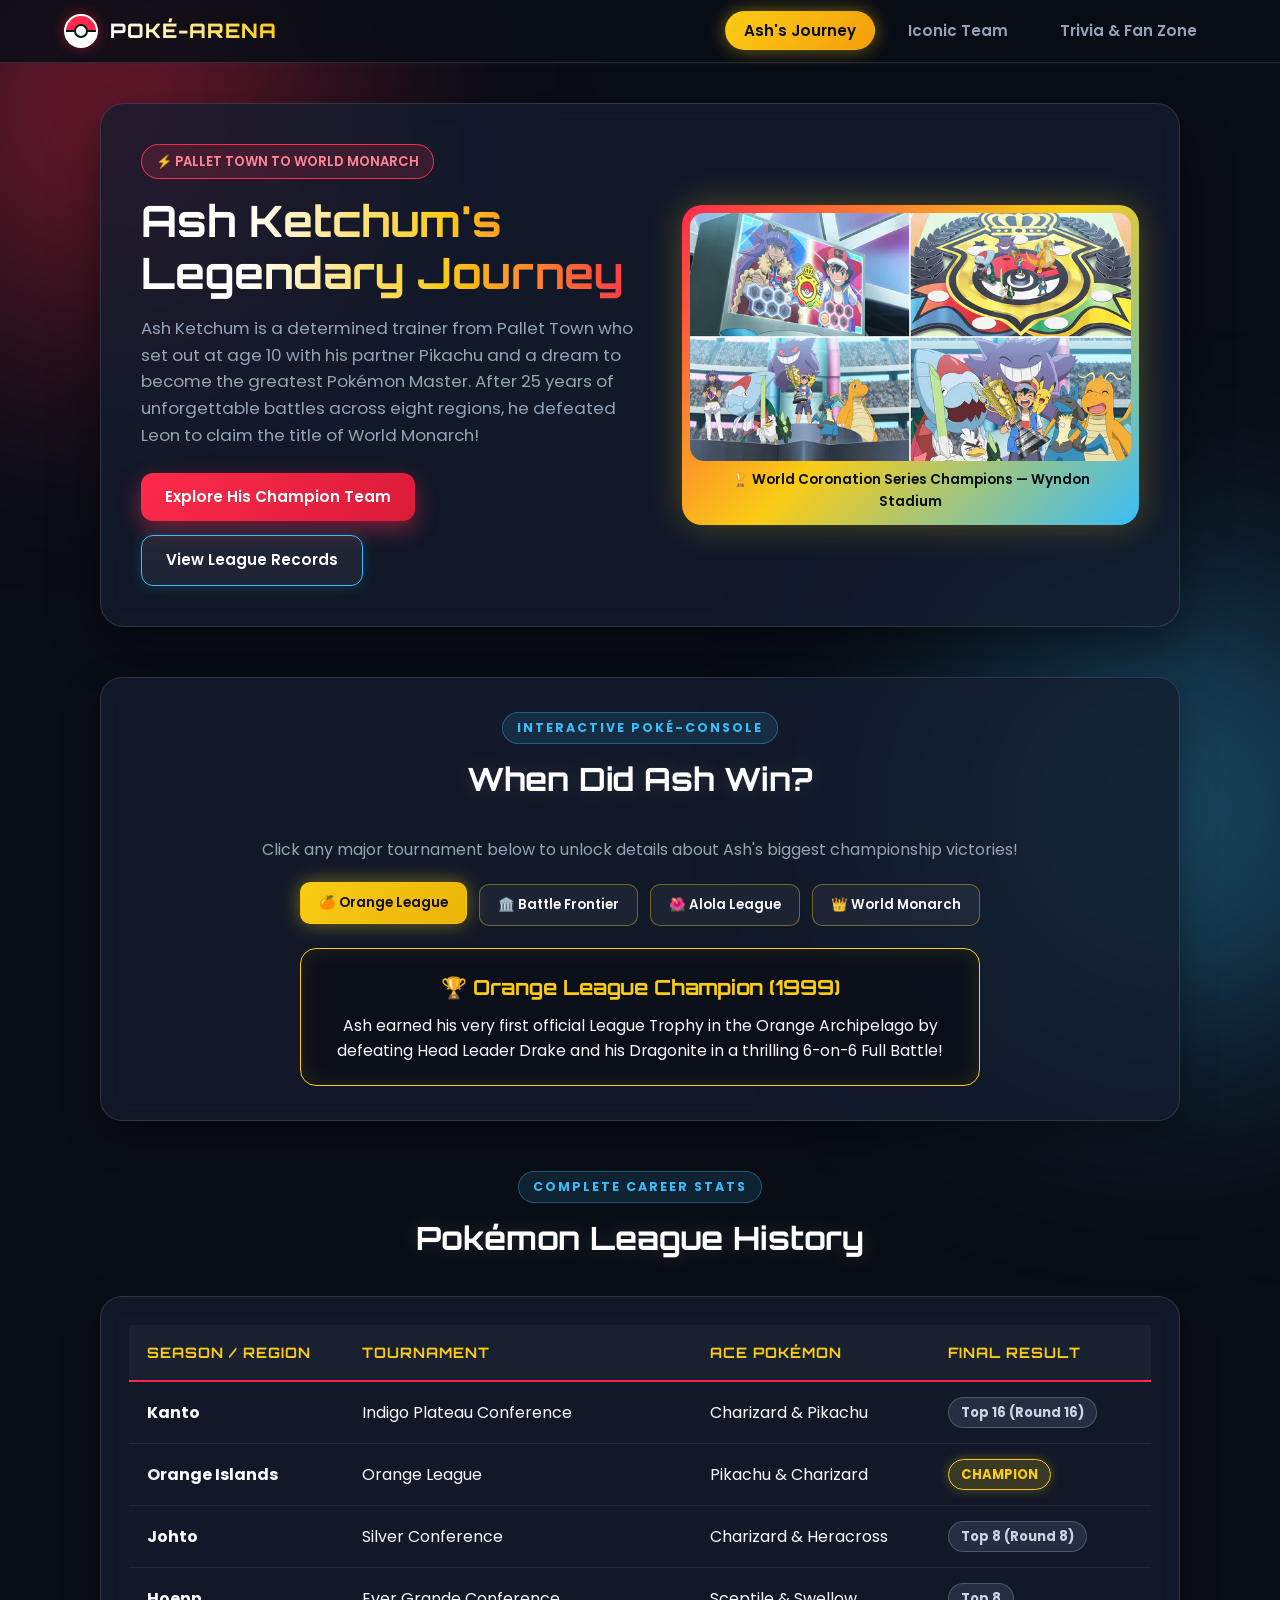
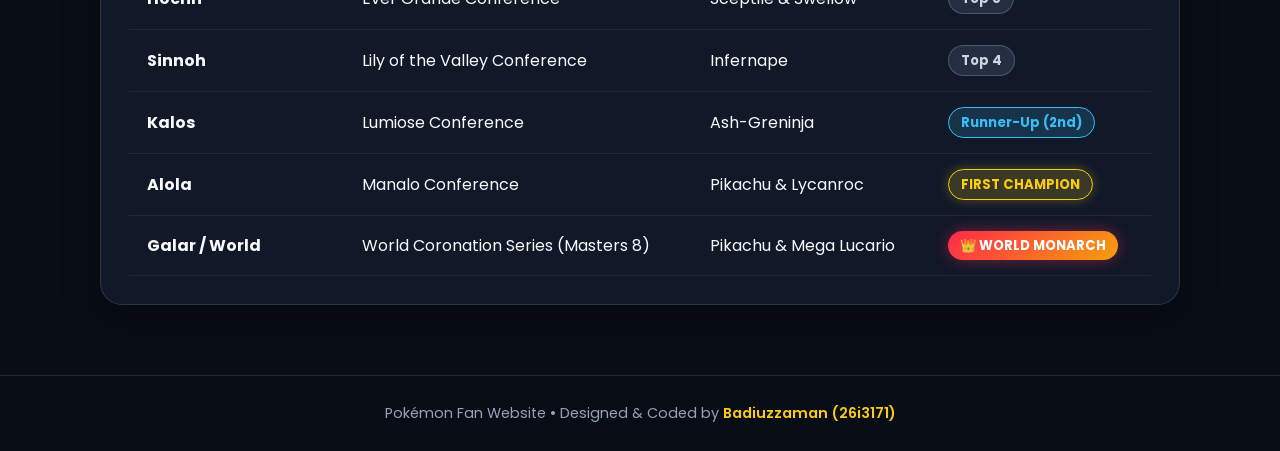
<file: index.html>
<!DOCTYPE html>
<html lang="en">
<head>
  <meta charset="UTF-8">
  <meta name="viewport" content="width=device-width, initial-scale=1.0">
  <title>Pokémon Fan Hub | Ash Ketchum's Journey</title>
  <!-- Fixed link to shared stylesheet -->
  <link rel="stylesheet" href="style.css">
</head>
<body>
  <!-- Badiuzzaman 26i3171 -->

  <!-- SHARED NAVIGATION BAR -->
  <header class="navbar">
    <a href="index.html" class="brand">
      <div class="pokeball-icon"></div>
      <span class="brand-text">POKÉ-ARENA</span>
    </a>

    <button class="menu-toggle" onclick="toggleMobileMenu()" aria-label="Toggle Menu">☰</button>

    <ul class="nav-links" id="navLinks">
      <li><a href="index.html" class="active">Ash's Journey</a></li>
      <li><a href="team.html">Iconic Team</a></li>
      <li><a href="quiz.html">Trivia & Fan Zone</a></li>
    </ul>
  </header>

  <main class="container">

    <!-- HERO SECTION: ASH KETCHUM & WORLD CHAMPIONSHIP IMAGE -->
    <section class="hero">
      <div class="hero-content">
        <div class="hero-badge">⚡ PALLET TOWN TO WORLD MONARCH</div>
        <h1>Ash Ketchum's Legendary Journey</h1>
        <p>
          Ash Ketchum is a determined trainer from Pallet Town who set out at age 10 with his partner Pikachu and a dream to become the greatest Pokémon Master. After 25 years of unforgettable battles across eight regions, he defeated Leon to claim the title of World Monarch!
        </p>
        <div class="hero-buttons">
          <a href="team.html" class="btn btn-primary">Explore His Champion Team</a>
          <a href="#league-history" class="btn btn-secondary">View League Records</a>
        </div>
      </div>

      <div class="hero-image-card">
        <img src="4qZY7kB5gmNXYaYqCtWGMP.webp" alt="Ash Ketchum and his Pokémon team celebrating their World Coronation Series victory">
        <div class="image-caption">🏆 World Coronation Series Champions — Wyndon Stadium</div>
      </div>
    </section>

    <!-- INTERACTIVE CHAMPIONSHIP VAULT (Upgraded from your Lab 11 Button) -->
    <section class="vault-box">
      <div class="section-header">
        <span class="section-tag">Interactive Poké-Console</span>
        <h2 class="section-title">When Did Ash Win?</h2>
      </div>
      <p style="color: var(--text-muted);">
        Click any major tournament below to unlock details about Ash's biggest championship victories!
      </p>

      <div class="vault-controls">
        <button class="trophy-btn active-trophy" onclick="showVictory('orange', this)">🍊 Orange League</button>
        <button class="trophy-btn" onclick="showVictory('frontier', this)">🏛️ Battle Frontier</button>
        <button class="trophy-btn" onclick="showVictory('alola', this)">🌺 Alola League</button>
        <button class="trophy-btn" onclick="showVictory('world', this)">👑 World Monarch</button>
      </div>

      <div class="trophy-display" id="trophyDisplay">
        <h3 id="trophyTitle">🏆 Orange League Champion (1999)</h3>
        <p id="trophyText">
          Ash earned his very first official League Trophy in the Orange Archipelago by defeating Head Leader Drake and his Dragonite in a thrilling 6-on-6 Full Battle!
        </p>
      </div>
    </section>

    <!-- LEAGUE RESULTS TABLE (Corrected & Expanded from Lab 11) -->
    <section id="league-history">
      <div class="section-header">
        <span class="section-tag">Complete Career Stats</span>
        <h2 class="section-title">Pokémon League History</h2>
      </div>

      <div class="table-wrapper">
        <table class="league-table">
          <thead>
            <tr>
              <th>Season / Region</th>
              <th>Tournament</th>
              <th>Ace Pokémon</th>
              <th>Final Result</th>
            </tr>
          </thead>
          <tbody>
            <tr>
              <td><strong>Kanto</strong></td>
              <td>Indigo Plateau Conference</td>
              <td>Charizard & Pikachu</td>
              <td><span class="rank-badge rank-standard">Top 16 (Round 16)</span></td>
            </tr>
            <tr>
              <td><strong>Orange Islands</strong></td>
              <td>Orange League</td>
              <td>Pikachu & Charizard</td>
              <td><span class="rank-badge rank-champion">CHAMPION</span></td>
            </tr>
            <tr>
              <td><strong>Johto</strong></td>
              <td>Silver Conference</td>
              <td>Charizard & Heracross</td>
              <td><span class="rank-badge rank-standard">Top 8 (Round 8)</span></td>
            </tr>
            <tr>
              <td><strong>Hoenn</strong></td>
              <td>Ever Grande Conference</td>
              <td>Sceptile & Swellow</td>
              <td><span class="rank-badge rank-standard">Top 8</span></td>
            </tr>
            <tr>
              <td><strong>Sinnoh</strong></td>
              <td>Lily of the Valley Conference</td>
              <td>Infernape</td>
              <td><span class="rank-badge rank-standard">Top 4</span></td>
            </tr>
            <tr>
              <td><strong>Kalos</strong></td>
              <td>Lumiose Conference</td>
              <td>Ash-Greninja</td>
              <td><span class="rank-badge rank-runnerup">Runner-Up (2nd)</span></td>
            </tr>
            <tr>
              <td><strong>Alola</strong></td>
              <td>Manalo Conference</td>
              <td>Pikachu & Lycanroc</td>
              <td><span class="rank-badge rank-champion">FIRST CHAMPION</span></td>
            </tr>
            <tr>
              <td><strong>Galar / World</strong></td>
              <td>World Coronation Series (Masters 8)</td>
              <td>Pikachu & Mega Lucario</td>
              <td><span class="rank-badge rank-monarch">👑 WORLD MONARCH</span></td>
            </tr>
          </tbody>
        </table>
      </div>
    </section>

  </main>

  <!-- SHARED FOOTER -->
  <footer class="footer">
    <p>Pokémon Fan Website &bull; Designed & Coded by <span>Badiuzzaman (26i3171)</span></p>
  </footer>

  <!-- BEGINNER-FRIENDLY JAVASCRIPT -->
  <script>
    // 1. Mobile Navigation Menu Toggle
    function toggleMobileMenu() {
      const navLinks = document.getElementById("navLinks");
      navLinks.classList.toggle("show-menu");
    }

    // 2. Interactive Championship Vault (Upgraded from your Lab 11 sayHello function)
    const victories = {
      orange: {
        title: "🏆 Orange League Champion (1999)",
        text: "Ash earned his very first official League Trophy in the Orange Archipelago by defeating Head Leader Drake and his Dragonite in a thrilling 6-on-6 Full Battle!"
      },
      frontier: {
        title: "🏛️ Kanto Battle Frontier Conqueror (2006)",
        text: "Ash defeated all seven Frontier Brains—including Pyramid King Brandon's Regice—and was even offered a spot as a Frontier Brain himself!"
      },
      alola: {
        title: "🌺 First-Ever Alola League Champion (2019)",
        text: "Ash defeated Gladion in the Manalo Conference finals and then overcame Professor Kukui and Tapu Koko in an exhibition match."
      },
      world: {
        title: "👑 World Coronation Series Monarch (2022)",
        text: "At Wyndon Stadium, Ash's Pikachu defeated Undefeated Champion Leon's Charizard, crowning Ash as the strongest trainer in the world!"
      }
    };

    function showVictory(key, clickedButton) {
      console.log("Championship button clicked:", key);

      // Update the title and description inside the glowing trophy box
      document.getElementById("trophyTitle").textContent = victories[key].title;
      document.getElementById("trophyText").textContent = victories[key].text;

      // Highlight the active button
      const allButtons = document.querySelectorAll(".trophy-btn");
      allButtons.forEach(btn => btn.classList.remove("active-trophy"));
      clickedButton.classList.add("active-trophy");
    }
  </script>

</body>
</html>
</file>
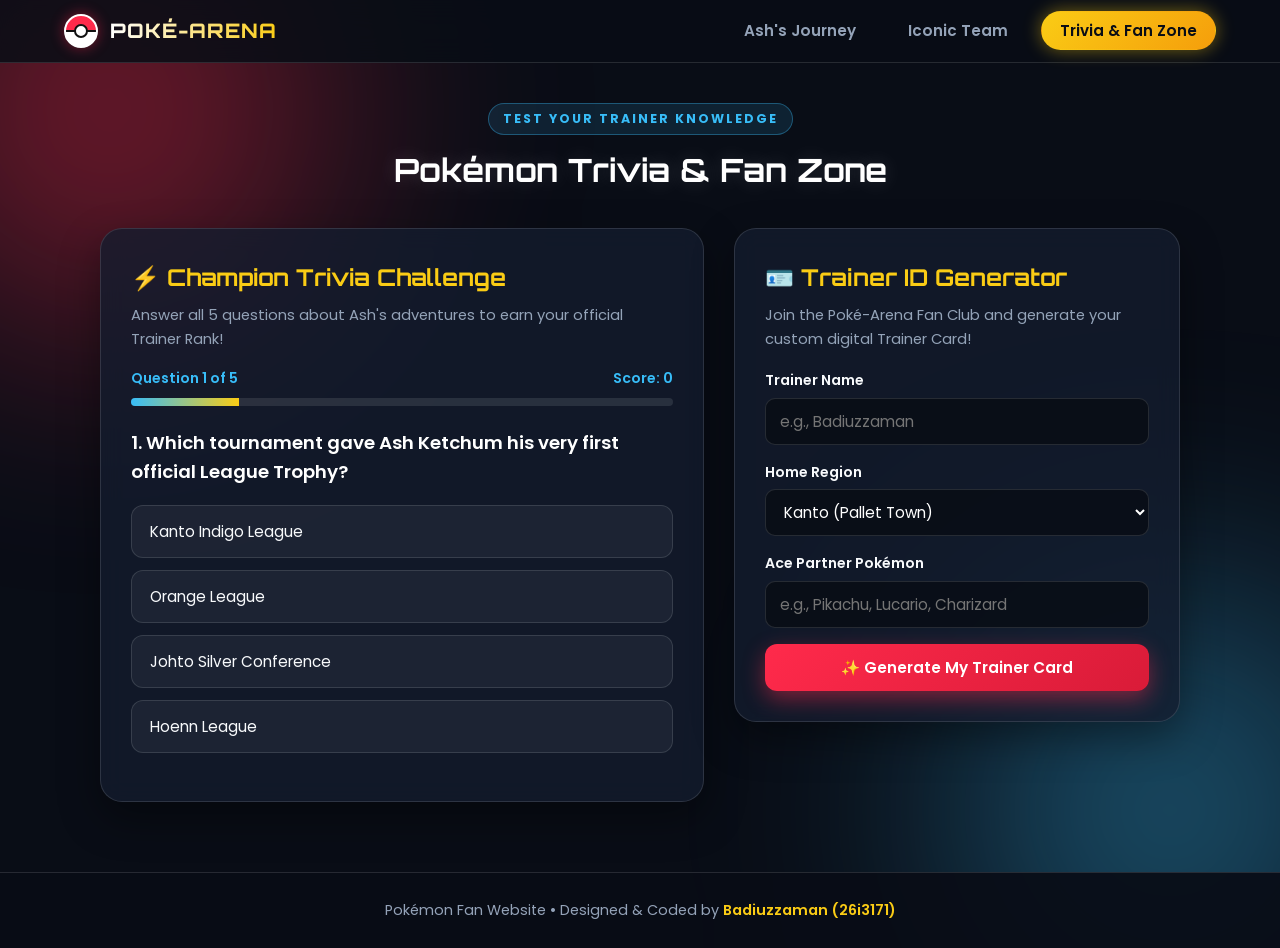
<file: quiz.html>
<!DOCTYPE html>
<html lang="en">
<head>
  <meta charset="UTF-8">
  <meta name="viewport" content="width=device-width, initial-scale=1.0">
  <title>Pokémon Fan Hub | Trivia & Fan Zone</title>
  <link rel="stylesheet" href="style.css">
  <style>
    /* Page-Specific Styles for Trivia Quiz & Trainer Card Generator */
    .two-col-layout {
      display: grid;
      grid-template-columns: 1.15fr 0.85fr;
      gap: 30px;
      align-items: start;
    }

    .panel-card {
      background: var(--card-bg);
      backdrop-filter: blur(12px);
      border: 1px solid var(--card-border);
      border-radius: 22px;
      padding: 30px;
      box-shadow: 0 16px 40px rgba(0, 0, 0, 0.4);
    }

    .panel-title {
      font-family: 'Orbitron', sans-serif;
      font-size: 1.45rem;
      color: var(--poke-yellow);
      margin-bottom: 8px;
    }

    /* Quiz Progress Bar */
    .quiz-meta {
      display: flex;
      justify-content: space-between;
      font-size: 0.88rem;
      color: var(--aura-blue);
      font-weight: 600;
      margin: 16px 0 8px;
    }

    .progress-track {
      width: 100%;
      height: 8px;
      background: rgba(255, 255, 255, 0.1);
      border-radius: 999px;
      overflow: hidden;
      margin-bottom: 22px;
    }

    .progress-fill {
      height: 100%;
      width: 20%;
      background: linear-gradient(90deg, var(--aura-blue), var(--poke-yellow));
      transition: width 0.35s ease;
    }

    .question-text {
      font-size: 1.15rem;
      font-weight: 600;
      color: #ffffff;
      margin-bottom: 18px;
    }

    .options-list {
      display: flex;
      flex-direction: column;
      gap: 12px;
      margin-bottom: 18px;
    }

    .option-btn {
      text-align: left;
      padding: 14px 18px;
      border-radius: 12px;
      border: 1px solid var(--card-border);
      background: rgba(255, 255, 255, 0.05);
      color: var(--text-main);
      font-family: 'Poppins', sans-serif;
      font-size: 0.95rem;
      cursor: pointer;
      transition: all 0.2s ease;
    }

    .option-btn:hover:not(:disabled) {
      border-color: var(--aura-blue);
      background: rgba(56, 189, 248, 0.12);
      transform: translateX(4px);
    }

    .option-btn.correct {
      background: rgba(34, 197, 94, 0.22);
      border-color: #22c55e;
      color: #86efac;
      font-weight: 600;
    }

    .option-btn.wrong {
      background: rgba(239, 68, 68, 0.22);
      border-color: #ef4444;
      color: #fca5a5;
    }

    .feedback-box {
      display: none;
      padding: 14px;
      border-radius: 12px;
      background: rgba(9, 13, 22, 0.75);
      border: 1px solid var(--aura-blue);
      color: var(--text-main);
      font-size: 0.92rem;
      margin-bottom: 16px;
    }

    /* Final Quiz Score Screen */
    .result-box {
      display: none;
      text-align: center;
      padding: 20px 10px;
    }

    .rank-crown {
      font-size: 3rem;
      margin-bottom: 10px;
    }

    .result-box h3 {
      font-family: 'Orbitron', sans-serif;
      font-size: 1.5rem;
      color: var(--poke-yellow);
      margin-bottom: 8px;
    }

    /* Fan Club Trainer Form */
    .form-group {
      margin-bottom: 16px;
    }

    .form-group label {
      display: block;
      font-size: 0.88rem;
      font-weight: 600;
      color: var(--text-main);
      margin-bottom: 6px;
    }

    .form-control {
      width: 100%;
      padding: 11px 14px;
      border-radius: 10px;
      border: 1px solid var(--card-border);
      background: rgba(9, 13, 22, 0.85);
      color: #ffffff;
      font-family: 'Poppins', sans-serif;
      font-size: 0.95rem;
    }

    .form-control:focus {
      outline: none;
      border-color: var(--poke-yellow);
      box-shadow: 0 0 12px rgba(250, 204, 21, 0.25);
    }

    /* Generated Digital Trainer Card */
    .trainer-card-preview {
      display: none;
      margin-top: 22px;
      padding: 20px;
      border-radius: 16px;
      background: linear-gradient(135deg, #1e293b, #0f172a);
      border: 2px solid var(--poke-yellow);
      box-shadow: 0 0 25px rgba(250, 204, 21, 0.3);
      animation: fadeSlideUp 0.5s ease forwards;
    }

    .tc-header {
      display: flex;
      justify-content: space-between;
      align-items: center;
      border-bottom: 1px solid rgba(255, 255, 255, 0.15);
      padding-bottom: 8px;
      margin-bottom: 12px;
    }

    .tc-title {
      font-family: 'Orbitron', sans-serif;
      font-size: 0.9rem;
      color: var(--poke-yellow);
    }

    .tc-id {
      font-family: 'Orbitron', sans-serif;
      font-size: 0.82rem;
      color: var(--aura-blue);
    }

    .tc-body p {
      font-size: 0.92rem;
      margin-bottom: 6px;
    }

    @media (max-width: 860px) {
      .two-col-layout {
        grid-template-columns: 1fr;
      }
    }
  </style>
</head>
<body>
  <!-- Badiuzzaman 26i3171 -->

  <!-- SHARED NAVIGATION BAR -->
  <header class="navbar">
    <a href="index.html" class="brand">
      <div class="pokeball-icon"></div>
      <span class="brand-text">POKÉ-ARENA</span>
    </a>

    <button class="menu-toggle" onclick="toggleMobileMenu()" aria-label="Toggle Menu">☰</button>

    <ul class="nav-links" id="navLinks">
      <li><a href="index.html">Ash's Journey</a></li>
      <li><a href="team.html">Iconic Team</a></li>
      <li><a href="quiz.html" class="active">Trivia & Fan Zone</a></li>
    </ul>
  </header>

  <main class="container">
    <div class="section-header">
      <span class="section-tag">Test Your Trainer Knowledge</span>
      <h1 class="section-title">Pokémon Trivia & Fan Zone</h1>
    </div>

    <div class="two-col-layout">

      <!-- LEFT PANEL: 5-QUESTION POKÉMON TRIVIA QUIZ -->
      <section class="panel-card">
        <h2 class="panel-title">⚡ Champion Trivia Challenge</h2>
        <p style="color: var(--text-muted); font-size: 0.92rem;">
          Answer all 5 questions about Ash's adventures to earn your official Trainer Rank!
        </p>

        <div id="quizArea">
          <div class="quiz-meta">
            <span id="questionCounter">Question 1 of 5</span>
            <span id="scoreCounter">Score: 0</span>
          </div>

          <div class="progress-track">
            <div class="progress-fill" id="progressFill"></div>
          </div>

          <div class="question-text" id="questionText">Loading question...</div>
          <div class="options-list" id="optionsList"></div>

          <div class="feedback-box" id="feedbackBox"></div>

          <button class="btn btn-primary" id="nextBtn" style="display: none; width: 100%;" onclick="nextQuestion()">
            Next Question ➔
          </button>
        </div>

        <!-- FINAL SCORE & RANK SCREEN -->
        <div class="result-box" id="resultBox">
          <div class="rank-crown" id="rankIcon">🏆</div>
          <h3 id="rankTitle">World Monarch</h3>
          <p id="finalScoreText" style="font-size: 1.05rem; margin-bottom: 12px;"></p>
          <p id="rankSummary" style="color: var(--text-muted); margin-bottom: 22px;"></p>
          <button class="btn btn-secondary" onclick="restartQuiz()">🔄 Play Quiz Again</button>
        </div>
      </section>

      <!-- RIGHT PANEL: FAN CLUB TRAINER ID CARD GENERATOR -->
      <section class="panel-card">
        <h2 class="panel-title">🪪 Trainer ID Generator</h2>
        <p style="color: var(--text-muted); font-size: 0.92rem; margin-bottom: 18px;">
          Join the Poké-Arena Fan Club and generate your custom digital Trainer Card!
        </p>

        <form id="trainerForm" onsubmit="generateTrainerCard(event)">
          <div class="form-group">
            <label for="trainerName">Trainer Name</label>
            <input type="text" id="trainerName" class="form-control" placeholder="e.g., Badiuzzaman" required>
          </div>

          <div class="form-group">
            <label for="trainerRegion">Home Region</label>
            <select id="trainerRegion" class="form-control">
              <option value="Kanto">Kanto (Pallet Town)</option>
              <option value="Johto">Johto (New Bark Town)</option>
              <option value="Hoenn">Hoenn (Littleroot Town)</option>
              <option value="Sinnoh">Sinnoh (Twinleaf Town)</option>
              <option value="Kalos">Kalos (Vaniville Town)</option>
              <option value="Alola">Alola (Melemele Island)</option>
              <option value="Galar">Galar (Postwick)</option>
            </select>
          </div>

          <div class="form-group">
            <label for="partnerPokemon">Ace Partner Pokémon</label>
            <input type="text" id="partnerPokemon" class="form-control" placeholder="e.g., Pikachu, Lucario, Charizard" required>
          </div>

          <button type="submit" class="btn btn-primary" style="width: 100%;">
            ✨ Generate My Trainer Card
          </button>
        </form>

        <!-- GENERATED TRAINER CARD -->
        <div class="trainer-card-preview" id="trainerCard">
          <div class="tc-header">
            <span class="tc-title">POKÉMON LEAGUE PASS</span>
            <span class="tc-id" id="cardIdNumber">#PKM-2631</span>
          </div>
          <div class="tc-body">
            <p><strong>Trainer:</strong> <span id="cardName"></span></p>
            <p><strong>Home Region:</strong> <span id="cardRegion"></span></p>
            <p><strong>Ace Partner:</strong> <span id="cardPartner"></span></p>
            <p style="color: #86efac; font-size: 0.84rem; margin-top: 10px;">
              ✔ Verified Poké-Arena Fan Club Member
            </p>
          </div>
        </div>
      </section>

    </div>
  </main>

  <!-- SHARED FOOTER -->
  <footer class="footer">
    <p>Pokémon Fan Website &bull; Designed & Coded by <span>Badiuzzaman (26i3171)</span></p>
  </footer>

  <!-- BEGINNER-FRIENDLY JAVASCRIPT -->
  <script>
    function toggleMobileMenu() {
      document.getElementById("navLinks").classList.toggle("show-menu");
    }

    // 1. TRIVIA QUIZ DATA (5 Questions)
    const quizQuestions = [
      {
        q: "1. Which tournament gave Ash Ketchum his very first official League Trophy?",
        options: ["Kanto Indigo League", "Orange League", "Johto Silver Conference", "Hoenn League"],
        answer: 1,
        fact: "Correct! Ash won the Orange League Trophy by defeating Head Leader Drake."
      },
      {
        q: "2. What is Ash's hometown in the Kanto region?",
        options: ["Cerulean City", "Pewter City", "Pallet Town", "Viridian City"],
        answer: 2,
        fact: "Ash began his journey from Pallet Town at age 10 with Pikachu."
      },
      {
        q: "3. Which Pokémon helped Ash defeat Cynthia's Garchomp in the Masters 8 Semifinals?",
        options: ["Mega Lucario", "Sirfetch'd", "Dragonite", "Gengar"],
        answer: 0,
        fact: "Mega Lucario used its Aura bond with Ash to overcome Cynthia's ace Garchomp!"
      },
      {
        q: "4. Which region crowned Ash as its very first League Champion?",
        options: ["Kalos", "Sinnoh", "Alola", "Unova"],
        answer: 2,
        fact: "Ash won the inaugural Alola League at the Manalo Conference!"
      },
      {
        q: "5. Who did Ash defeat in the World Coronation Series Finals to become World Monarch?",
        options: ["Lance", "Steven Stone", "Cynthia", "Leon"],
        answer: 3,
        fact: "Pikachu defeated Leon's Charizard in an unforgettable final showdown at Wyndon Stadium!"
      }
    ];

    let currentIndex = 0;
    let score = 0;

    function loadQuestion() {
      const currentQ = quizQuestions[currentIndex];
      document.getElementById("questionCounter").textContent = "Question " + (currentIndex + 1) + " of " + quizQuestions.length;
      document.getElementById("scoreCounter").textContent = "Score: " + score;
      document.getElementById("progressFill").style.width = ((currentIndex + 1) / quizQuestions.length) * 100 + "%";
      document.getElementById("questionText").textContent = currentQ.q;

      const optionsList = document.getElementById("optionsList");
      optionsList.innerHTML = "";
      document.getElementById("feedbackBox").style.display = "none";
      document.getElementById("nextBtn").style.display = "none";

      currentQ.options.forEach((optionText, index) => {
        const btn = document.createElement("button");
        btn.className = "option-btn";
        btn.textContent = optionText;
        btn.onclick = () => checkAnswer(index, btn);
        optionsList.appendChild(btn);
      });
    }

    function checkAnswer(selectedIndex, clickedBtn) {
      const currentQ = quizQuestions[currentIndex];
      const allOptionBtns = document.querySelectorAll(".option-btn");

      // Disable all buttons once answered
      allOptionBtns.forEach(btn => btn.disabled = true);

      const feedbackBox = document.getElementById("feedbackBox");
      feedbackBox.style.display = "block";

      if (selectedIndex === currentQ.answer) {
        score++;
        clickedBtn.classList.add("correct");
        feedbackBox.textContent = "✅ " + currentQ.fact;
      } else {
        clickedBtn.classList.add("wrong");
        allOptionBtns[currentQ.answer].classList.add("correct");
        feedbackBox.textContent = "❌ Not quite! " + currentQ.fact;
      }

      document.getElementById("scoreCounter").textContent = "Score: " + score;
      document.getElementById("nextBtn").style.display = "inline-block";
    }

    function nextQuestion() {
      currentIndex++;
      if (currentIndex < quizQuestions.length) {
        loadQuestion();
      } else {
        showFinalResults();
      }
    }

    function showFinalResults() {
      document.getElementById("quizArea").style.display = "none";
      const resultBox = document.getElementById("resultBox");
      resultBox.style.display = "block";

      document.getElementById("finalScoreText").textContent = "You scored " + score + " out of " + quizQuestions.length + "!";

      if (score === 5) {
        document.getElementById("rankIcon").textContent = "👑";
        document.getElementById("rankTitle").textContent = "Rank: World Monarch";
        document.getElementById("rankSummary").textContent = "Flawless victory! You know Ash's championship journey inside out.";
      } else if (score >= 3) {
        document.getElementById("rankIcon").textContent = "🏆";
        document.getElementById("rankTitle").textContent = "Rank: League Champion";
        document.getElementById("rankSummary").textContent = "Awesome job! You have the skills and knowledge of a regional Pokémon Champion.";
      } else {
        document.getElementById("rankIcon").textContent = "🎒";
        document.getElementById("rankTitle").textContent = "Rank: Pallet Town Rookie";
        document.getElementById("rankSummary").textContent = "Every Pokémon Master starts somewhere—check out Ash's Journey and try again!";
      }
    }

    function restartQuiz() {
      currentIndex = 0;
      score = 0;
      document.getElementById("resultBox").style.display = "none";
      document.getElementById("quizArea").style.display = "block";
      loadQuestion();
    }

    // Initialize Quiz on Page Load
    loadQuestion();

    // 2. TRAINER ID CARD GENERATOR
    function generateTrainerCard(event) {
      event.preventDefault();

      const name = document.getElementById("trainerName").value.trim();
      const region = document.getElementById("trainerRegion").value;
      const partner = document.getElementById("partnerPokemon").value.trim();
      const randomId = Math.floor(1000 + Math.random() * 9000);

      document.getElementById("cardName").textContent = name;
      document.getElementById("cardRegion").textContent = region;
      document.getElementById("cardPartner").textContent = partner;
      document.getElementById("cardIdNumber").textContent = "#PKM-" + randomId;

      document.getElementById("trainerCard").style.display = "block";
    }
  </script>
</body>
</html>
</file>
<file: style.css>
/* =========================================================
   POKÉMON FAN WEBSITE - SHARED MASTER STYLESHEET
   Created by: Badiuzzaman | Roll No: 26i3171
   ========================================================= */

/* Import modern, tech-inspired fonts from Google Fonts */
@import url('https://fonts.googleapis.com/css2?family=Orbitron:wght@600;800&family=Poppins:wght@300;400;600;700&display=swap');

/* 1. CSS VARIABLES (Easy Theme Color Controls) */
:root {
  --bg-dark: #090d16;
  --bg-secondary: #111827;
  --card-bg: rgba(20, 29, 47, 0.78);
  --card-border: rgba(255, 255, 255, 0.12);
  --poke-red: #ff2a4b;
  --poke-red-glow: rgba(255, 42, 75, 0.45);
  --poke-yellow: #facc15;
  --poke-yellow-glow: rgba(250, 204, 21, 0.45);
  --aura-blue: #38bdf8;
  --aura-blue-glow: rgba(56, 189, 248, 0.4);
  --text-main: #f8fafc;
  --text-muted: #94a3b8;
}

/* 2. GLOBAL RESET & BASE STYLES */
* {
  margin: 0;
  padding: 0;
  box-sizing: border-box;
}

html {
  scroll-behavior: smooth;
}

body {
  font-family: 'Poppins', sans-serif;
  background-color: var(--bg-dark);
  color: var(--text-main);
  line-height: 1.6;
  min-height: 100vh;
  overflow-x: hidden;
  position: relative;
}

/* Animated Stadium Glow Background */
body::before,
body::after {
  content: "";
  position: fixed;
  width: 420px;
  height: 420px;
  border-radius: 50%;
  filter: blur(130px);
  z-index: -1;
  pointer-events: none;
  animation: pulseAura 8s ease-in-out infinite alternate;
}

body::before {
  top: -100px;
  left: -100px;
  background: var(--poke-red-glow);
}

body::after {
  bottom: -120px;
  right: -100px;
  background: var(--aura-blue-glow);
  animation-delay: 4s;
}

@keyframes pulseAura {
  0% {
    transform: scale(1);
    opacity: 0.55;
  }
  100% {
    transform: scale(1.25);
    opacity: 0.85;
  }
}

/* 3. NAVIGATION BAR (Shared Across All 3 Pages) */
.navbar {
  position: sticky;
  top: 0;
  z-index: 1000;
  background: rgba(9, 13, 22, 0.85);
  backdrop-filter: blur(14px);
  border-bottom: 1px solid var(--card-border);
  padding: 14px 5%;
  display: flex;
  justify-content: space-between;
  align-items: center;
}

.brand {
  display: flex;
  align-items: center;
  gap: 12px;
  text-decoration: none;
  color: var(--text-main);
}

/* Pure CSS Spinning Poké Ball Logo */
.pokeball-icon {
  width: 34px;
  height: 34px;
  border-radius: 50%;
  background: linear-gradient(to bottom, var(--poke-red) 46%, #111 46%, #111 54%, #ffffff 54%);
  border: 2px solid #ffffff;
  position: relative;
  box-shadow: 0 0 14px var(--poke-red-glow);
  transition: transform 0.6s ease;
}

.pokeball-icon::after {
  content: "";
  position: absolute;
  top: 50%;
  left: 50%;
  width: 10px;
  height: 10px;
  background: #ffffff;
  border: 2px solid #111;
  border-radius: 50%;
  transform: translate(-50%, -50%);
}

.brand:hover .pokeball-icon {
  transform: rotate(360deg);
}

.brand-text {
  font-family: 'Orbitron', sans-serif;
  font-size: 1.25rem;
  font-weight: 800;
  letter-spacing: 1px;
  background: linear-gradient(90deg, #ffffff, var(--poke-yellow));
  -webkit-background-clip: text;
  -webkit-text-fill-color: transparent;
}

.nav-links {
  list-style: none;
  display: flex;
  gap: 14px;
}

.nav-links a {
  text-decoration: none;
  color: var(--text-muted);
  font-weight: 600;
  font-size: 0.95rem;
  padding: 8px 18px;
  border-radius: 999px;
  border: 1px solid transparent;
  transition: all 0.3s ease;
}

.nav-links a:hover {
  color: #ffffff;
  border-color: var(--aura-blue);
  box-shadow: 0 0 12px var(--aura-blue-glow);
}

.nav-links a.active {
  color: #090d16;
  background: linear-gradient(135deg, var(--poke-yellow), #f59e0b);
  box-shadow: 0 0 18px var(--poke-yellow-glow);
}

/* Mobile Menu Button */
.menu-toggle {
  display: none;
  background: none;
  border: 1px solid var(--card-border);
  color: var(--text-main);
  font-size: 1.4rem;
  padding: 4px 12px;
  border-radius: 8px;
  cursor: pointer;
}

/* 4. MAIN CONTAINER & SECTION HEADINGS */
.container {
  max-width: 1120px;
  margin: 0 auto;
  padding: 40px 20px 70px;
}

.section-header {
  text-align: center;
  margin-bottom: 32px;
}

.section-tag {
  display: inline-block;
  font-size: 0.78rem;
  font-weight: 700;
  letter-spacing: 2px;
  text-transform: uppercase;
  color: var(--aura-blue);
  background: rgba(56, 189, 248, 0.12);
  border: 1px solid rgba(56, 189, 248, 0.35);
  padding: 5px 14px;
  border-radius: 999px;
  margin-bottom: 10px;
}

.section-title {
  font-family: 'Orbitron', sans-serif;
  font-size: 2rem;
  color: #ffffff;
  text-shadow: 0 0 20px rgba(255, 255, 255, 0.15);
}

/* 5. HERO SECTION (Homepage) */
.hero {
  display: grid;
  grid-template-columns: 1.05fr 0.95fr;
  align-items: center;
  gap: 36px;
  background: var(--card-bg);
  backdrop-filter: blur(12px);
  border: 1px solid var(--card-border);
  border-radius: 24px;
  padding: 40px;
  box-shadow: 0 20px 50px rgba(0, 0, 0, 0.45);
  margin-bottom: 50px;
  animation: fadeSlideUp 0.8s ease forwards;
}

@keyframes fadeSlideUp {
  from {
    opacity: 0;
    transform: translateY(24px);
  }
  to {
    opacity: 1;
    transform: translateY(0);
  }
}

.hero-badge {
  display: inline-flex;
  align-items: center;
  gap: 8px;
  background: rgba(255, 42, 75, 0.15);
  border: 1px solid var(--poke-red);
  color: #ff8598;
  font-size: 0.82rem;
  font-weight: 600;
  padding: 6px 14px;
  border-radius: 999px;
  margin-bottom: 16px;
}

.hero h1 {
  font-family: 'Orbitron', sans-serif;
  font-size: 2.7rem;
  line-height: 1.2;
  margin-bottom: 16px;
  background: linear-gradient(90deg, #ffffff 20%, var(--poke-yellow) 60%, var(--poke-red) 100%);
  -webkit-background-clip: text;
  -webkit-text-fill-color: transparent;
}

.hero p {
  color: var(--text-muted);
  font-size: 1.05rem;
  margin-bottom: 24px;
}

.hero-buttons {
  display: flex;
  flex-wrap: wrap;
  gap: 14px;
}

.btn {
  display: inline-block;
  padding: 12px 24px;
  border-radius: 12px;
  font-family: 'Poppins', sans-serif;
  font-weight: 600;
  font-size: 0.95rem;
  text-decoration: none;
  cursor: pointer;
  border: none;
  transition: transform 0.25s ease, box-shadow 0.25s ease;
}

.btn:hover {
  transform: translateY(-3px);
}

.btn-primary {
  background: linear-gradient(135deg, var(--poke-red), #d91b38);
  color: #ffffff;
  box-shadow: 0 8px 22px var(--poke-red-glow);
}

.btn-primary:hover {
  box-shadow: 0 12px 28px rgba(255, 42, 75, 0.7);
}

.btn-secondary {
  background: rgba(255, 255, 255, 0.06);
  color: #ffffff;
  border: 1px solid var(--aura-blue);
  box-shadow: 0 0 14px rgba(56, 189, 248, 0.2);
}

.btn-secondary:hover {
  background: rgba(56, 189, 248, 0.15);
  box-shadow: 0 0 22px var(--aura-blue-glow);
}

/* Glowing Championship Image Frame */
.hero-image-card {
  position: relative;
  border-radius: 20px;
  padding: 8px;
  background: linear-gradient(135deg, var(--poke-red), var(--poke-yellow), var(--aura-blue));
  box-shadow: 0 0 35px rgba(250, 204, 21, 0.28);
  animation: floatCard 5s ease-in-out infinite;
}

@keyframes floatCard {
  0%, 100% {
    transform: translateY(0px);
  }
  50% {
    transform: translateY(-8px);
  }
}

.hero-image-card img {
  width: 100%;
  display: block;
  border-radius: 14px;
  object-fit: cover;
}

.image-caption {
  text-align: center;
  font-size: 0.85rem;
  font-weight: 600;
  color: #090d16;
  padding: 8px 10px 4px;
}

/* 6. INTERACTIVE CHAMPIONSHIP VAULT (Upgraded JS Feature) */
.vault-box {
  background: var(--card-bg);
  backdrop-filter: blur(12px);
  border: 1px solid var(--card-border);
  border-radius: 22px;
  padding: 34px;
  margin-bottom: 50px;
  text-align: center;
  box-shadow: 0 14px 36px rgba(0, 0, 0, 0.35);
}

.vault-controls {
  display: flex;
  flex-wrap: wrap;
  justify-content: center;
  gap: 12px;
  margin: 22px 0;
}

.trophy-btn {
  background: rgba(255, 255, 255, 0.05);
  color: var(--text-main);
  border: 1px solid rgba(250, 204, 21, 0.4);
  padding: 10px 18px;
  border-radius: 10px;
  font-family: 'Poppins', sans-serif;
  font-weight: 600;
  cursor: pointer;
  transition: all 0.25s ease;
}

.trophy-btn:hover,
.trophy-btn.active-trophy {
  background: linear-gradient(135deg, var(--poke-yellow), #eab308);
  color: #090d16;
  box-shadow: 0 0 20px var(--poke-yellow-glow);
  transform: translateY(-2px);
}

.trophy-display {
  max-width: 680px;
  margin: 0 auto;
  background: rgba(9, 13, 22, 0.75);
  border: 1px solid var(--poke-yellow);
  border-radius: 16px;
  padding: 22px;
  box-shadow: inset 0 0 20px rgba(250, 204, 21, 0.12);
  transition: all 0.3s ease;
}

.trophy-display h3 {
  font-family: 'Orbitron', sans-serif;
  color: var(--poke-yellow);
  font-size: 1.3rem;
  margin-bottom: 8px;
}

.trophy-display p {
  color: var(--text-main);
  font-size: 0.98rem;
}

/* 7. LEAGUE JOURNEY TABLE (Upgraded Lab 11 Table) */
.table-wrapper {
  background: var(--card-bg);
  backdrop-filter: blur(12px);
  border: 1px solid var(--card-border);
  border-radius: 22px;
  padding: 28px;
  overflow-x: auto;
  box-shadow: 0 14px 36px rgba(0, 0, 0, 0.35);
}

.league-table {
  width: 100%;
  border-collapse: collapse;
  text-align: left;
}

.league-table th {
  font-family: 'Orbitron', sans-serif;
  font-size: 0.9rem;
  letter-spacing: 1px;
  text-transform: uppercase;
  color: var(--poke-yellow);
  background: rgba(255, 255, 255, 0.04);
  padding: 16px 18px;
  border-bottom: 2px solid var(--poke-red);
}

.league-table td {
  padding: 15px 18px;
  border-bottom: 1px solid rgba(255, 255, 255, 0.07);
  color: var(--text-main);
}

.league-table tbody tr {
  transition: background 0.25s ease;
}

.league-table tbody tr:hover {
  background: rgba(56, 189, 248, 0.08);
}

/* Rank Badges inside Table */
.rank-badge {
  display: inline-block;
  padding: 4px 12px;
  border-radius: 999px;
  font-size: 0.82rem;
  font-weight: 700;
}

.rank-standard {
  background: rgba(148, 163, 184, 0.16);
  color: #cbd5e1;
  border: 1px solid rgba(148, 163, 184, 0.35);
}

.rank-runnerup {
  background: rgba(56, 189, 248, 0.16);
  color: var(--aura-blue);
  border: 1px solid var(--aura-blue);
}

.rank-champion {
  background: rgba(250, 204, 21, 0.18);
  color: var(--poke-yellow);
  border: 1px solid var(--poke-yellow);
  box-shadow: 0 0 12px rgba(250, 204, 21, 0.3);
}

.rank-monarch {
  background: linear-gradient(135deg, var(--poke-red), #f59e0b);
  color: #ffffff;
  box-shadow: 0 0 15px var(--poke-red-glow);
}

/* 8. SHARED FOOTER */
.footer {
  background: rgba(9, 13, 22, 0.92);
  border-top: 1px solid var(--card-border);
  text-align: center;
  padding: 26px 20px;
  color: var(--text-muted);
  font-size: 0.9rem;
}

.footer span {
  color: var(--poke-yellow);
  font-weight: 600;
}

/* 9. RESPONSIVE DESIGN (Tablets & Mobile Phones) */
@media (max-width: 860px) {
  .hero {
    grid-template-columns: 1fr;
    padding: 28px 22px;
    text-align: center;
  }

  .hero h1 {
    font-size: 2.1rem;
  }

  .hero-buttons {
    justify-content: center;
  }
}

@media (max-width: 640px) {
  .menu-toggle {
    display: block;
  }

  .nav-links {
    display: none;
    flex-direction: column;
    position: absolute;
    top: 64px;
    right: 5%;
    width: 220px;
    background: #111827;
    border: 1px solid var(--card-border);
    border-radius: 14px;
    padding: 14px;
    box-shadow: 0 16px 35px rgba(0, 0, 0, 0.6);
  }

  .nav-links.show-menu {
    display: flex;
  }

  .section-title {
    font-size: 1.55rem;
  }
}
</file>
